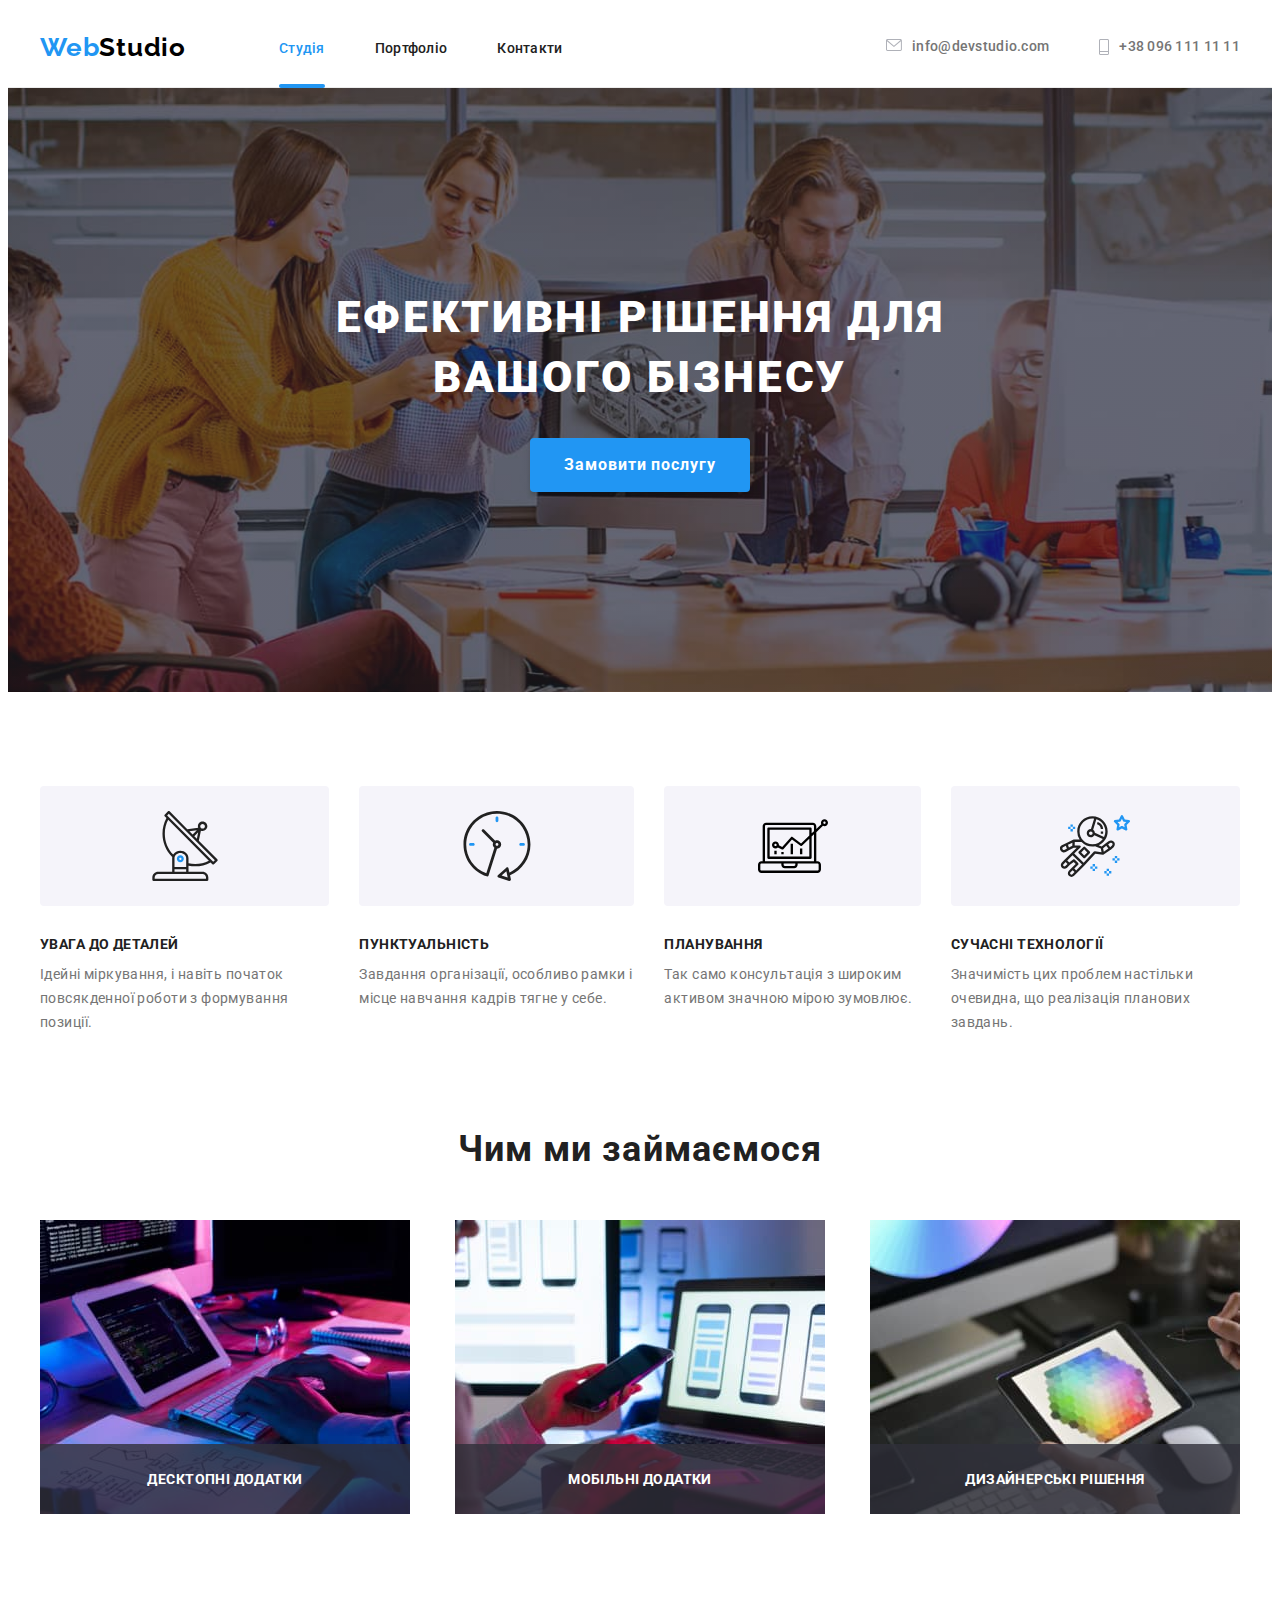
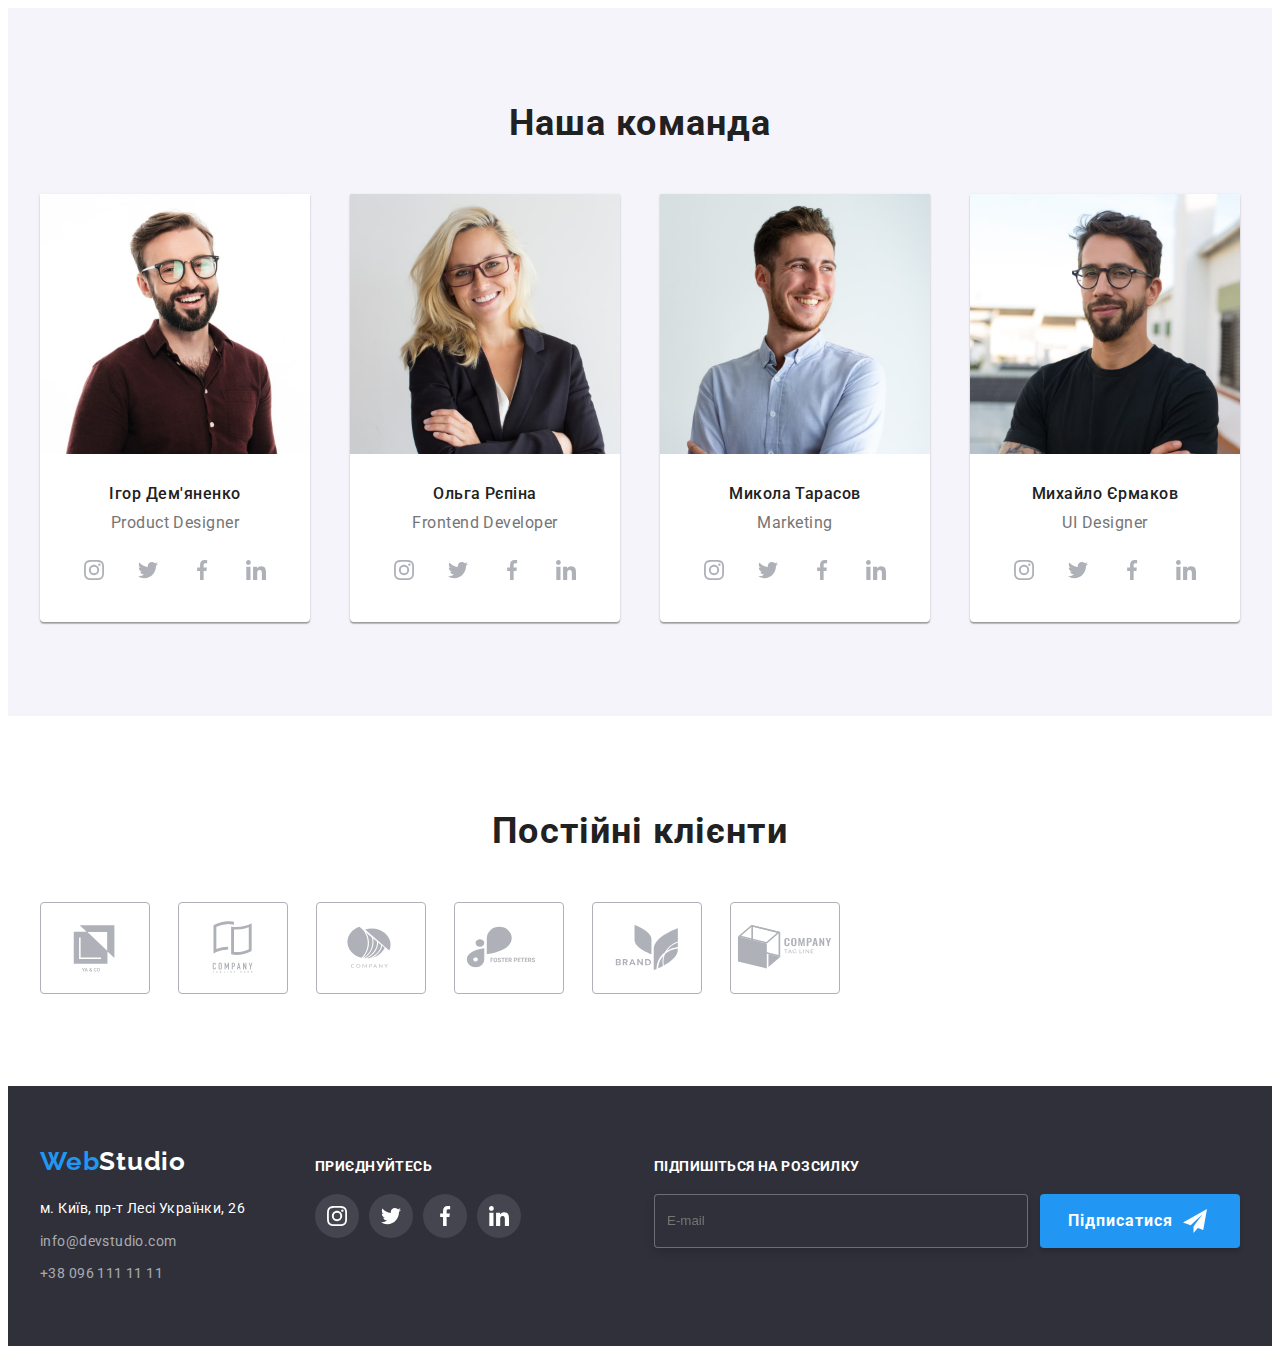
<file: index.html>
<!DOCTYPE html>
<html lang="uk">
  <head>
    <meta charset="UTF-8" />
    <meta http-equiv="X-UA-Compatible" content="IE=edge" />
    <meta name="viewport" content="width=device-width, initial-scale=1.0" />
    <title>goit-markup-hw-02</title>
    <link rel="preconnect" href="https://fonts.googleapis.com" />
    <link rel="preconnect" href="https://fonts.gstatic.com" crossorigin />
    <link
      href="https://fonts.googleapis.com/css2?family=Roboto:wght@400;500;700;900&display=swap"
      rel="stylesheet"
    />
    <link rel="preconnect" href="https://fonts.googleapis.com" />
    <link rel="preconnect" href="https://fonts.gstatic.com" crossorigin />
    <link
      href="https://fonts.googleapis.com/css2?family=Raleway:wght@700&display=swap"
      rel="stylesheet"
    />
    <link
      rel="stylesheet"
      href="https://cdnjs.cloudflare.com/ajax/libs/modern-normalize/1.1.0/modern-normalize.min.css"
      integrity="sha512-wpPYUAdjBVSE4KJnH1VR1HeZfpl1ub8YT/NKx4PuQ5NmX2tKuGu6U/JRp5y+Y8XG2tV+wKQpNHVUX03MfMFn9Q=="
      crossorigin="anonymous"
      referrerpolicy="no-referrer"
    />
    <link rel="stylesheet" href="./css/styles.css" />
  </head>
  <body class="site-body">
    <header class="header">
      <div class="container">
        <a class="header-logo link" href="#"
          ><span class="header-logo-span">Web</span>Studio</a
        >
        <nav class="header-navigation">
          <ul class="header-list list">
            <li class="header-item item">
              <a class="header-link link current" href="./index.html">Студія</a>
            </li>
            <li class="header-item item">
              <a class="header-link link" href="./portfolio.html">Портфоліо</a>
            </li>
            <li class="header-item item">
              <a class="header-link link" href="">Контакти</a>
            </li>
          </ul>
        </nav>
        <ul class="header-list-contacts list link">
          <li class="item">
            <a class="header-mail link" href="mailto:info@devstudio.com">
              <svg class="header-mail-icon" width="16" height="12">
                <use href="./images/icons.svg#icon-envelope-hover"></use></svg
              >info@devstudio.com</a
            >
          </li>
          <li class="item">
            <a class="header-tel link" href="tel:+380961111111">
              <svg class="header-tel-icon" width="10" height="16">
                <use href="./images/icons.svg#icon-phone-hover"></use>
              </svg>
              +38 096 111 11 11</a
            >
          </li>
        </ul>
      </div>
    </header>
    <main class="main">
      <section class="hero">
        <div class="container">
          <h1 class="hero-title">Ефективні рішення для <br />вашого бізнесу</h1>
          <button class="hero-button" type="button" data-modal-open>
            Замовити послугу
          </button>
        </div>
      </section>
      <section class="benefits">
        <div class="container">
          <h2 class="benefits-title visually-hidden">Наші переваги</h2>
          <ul class="benefits-list list link">
            <li class="benefits-item">
              <div class="benefits-list-icon">
                <svg class="benefits-icon" width="70" height="70">
                  <use href="./images/icons.svg#icon-antenna1"></use>
                </svg>
              </div>
              <h3 class="benefits-item-title">Увага до деталей</h3>
              <p class="benefits-item-description">
                Ідейні міркування, і навіть початок повсякденної роботи з
                формування позиції.
              </p>
            </li>
            <li class="benefits-item">
              <div class="benefits-list-icon">
                <svg class="benefits-icon" width="70" height="70">
                  <use href="./images/icons.svg#icon-clock1"></use>
                </svg>
              </div>
              <h3 class="benefits-item-title">Пунктуальність</h3>
              <p class="benefits-item-description">
                Завдання організації, особливо рамки і місце навчання кадрів
                тягне у себе.
              </p>
            </li>
            <li class="benefits-item">
              <div class="benefits-list-icon">
                <svg class="benefits-icon" width="70" height="70">
                  <use href="./images/icons.svg#icon-diagram1"></use>
                </svg>
              </div>
              <h3 class="benefits-item-title">Планування</h3>
              <p class="benefits-item-description">
                Так само консультація з широким активом значною мірою зумовлює.
              </p>
            </li>
            <li class="benefits-item">
              <div class="benefits-list-icon">
                <svg class="benefits-icon" width="70" height="70">
                  <use href="./images/icons.svg#icon-astronaut1"></use>
                </svg>
              </div>
              <h3 class="benefits-item-title">Сучасні технології</h3>
              <p class="benefits-item-description">
                Значимість цих проблем настільки очевидна, що реалізація
                планових завдань.
              </p>
            </li>
          </ul>
        </div>
      </section>
      <section class="whatwedo section">
        <div class="container">
          <h2 class="whatwedo-title">Чим ми займаємося</h2>
          <ul class="whatwedo-list link list">
            <div class="whatedo-item-wrapper">
              <li class="whatwedo-item">
                <img
                  src="./images/what-we-do-1.jpeg"
                  alt="Людина працює за комп'ютером"
                  width="370"
                />
                <div class="whatedo-description-wrapper">
                  <h3 class="whatwedo-item-title">Десктопні додатки</h3>
                </div>
              </li>
            </div>

            <div class="whatedo-item-wrapper">
              <li class="whatwedo-item">
                <img
                  src="./images/what-we-do-2.jpeg"
                  alt="Людина працює за комп'ютером з телефоном"
                  width="370"
                />
                <div class="whatedo-description-wrapper">
                  <h3 class="whatwedo-item-title">Мобільні додатки</h3>
                </div>
              </li>
            </div>

            <div class="whatedo-item-wrapper">
              <li class="whatwedo-item">
                <img
                  src="./images/what-we-do-3.jpeg"
                  alt="Людина працює за комп'ютером з планшетом"
                  width="370"
                />
                <div class="whatedo-description-wrapper">
                  <h3 class="whatwedo-item-title">Дизайнерські рішення</h3>
                </div>
              </li>
            </div>
          </ul>
        </div>
      </section>
      <section class="team section">
        <div class="container">
          <h2 class="team-title">Наша команда</h2>
          <ul class="team-list link list">
            <li class="team-item">
              <img
                src="./images/our-team-1.jpeg"
                alt="Чоловік в окулярах з бородою"
                width="270"
              />
              <div class="team-item-container">
                <h3 class="team-item-title">Ігор Дем'яненко</h3>
                <p class="team-item-description">Product Designer</p>
                <ul class="team-soc-list list">
                  <li class="team-soc-item">
                    <a
                      href=""
                      class="team-soc-link link"
                      target="_blank"
                      rel="noopener noreferrer nofollow"
                    >
                      <svg class="team-soc-icon" width="20" height="20">
                        <use href="./images/icons.svg#icon-instagram-2"></use>
                      </svg>
                    </a>
                  </li>
                  <li class="team-soc-item">
                    <a
                      href=""
                      class="team-soc-link link"
                      target="_blank"
                      rel="noopener noreferrer nofollow"
                    >
                      <svg class="team-soc-icon" width="20" height="20">
                        <use href="./images/icons.svg#icon-twitter-1"></use>
                      </svg>
                    </a>
                  </li>
                  <li class="team-soc-item">
                    <a
                      href=""
                      class="team-soc-link link"
                      target="_blank"
                      rel="noopener noreferrer nofollow"
                    >
                      <svg class="team-soc-icon" width="20" height="20">
                        <use href="./images/icons.svg#icon-facebook-1"></use>
                      </svg>
                    </a>
                  </li>
                  <li class="team-soc-item">
                    <a
                      href=""
                      class="team-soc-link link"
                      target="_blank"
                      rel="noopener noreferrer nofollow"
                    >
                      <svg class="team-soc-icon" width="20" height="20">
                        <use href="./images/icons.svg#icon-linkedin-1"></use>
                      </svg>
                    </a>
                  </li>
                </ul>
              </div>
            </li>
            <li class="team-item">
              <img
                src="./images/our-team-2.jpeg"
                alt="Дівчина в окулярах"
                width="270"
              />
              <div class="team-item-container">
                <h3 class="team-item-title">Ольга Рєпіна</h3>
                <p class="team-item-description">Frontend Developer</p>
                <ul class="team-soc-list list">
                  <li class="team-soc-item">
                    <a
                      href=""
                      class="team-soc-link link"
                      target="_blank"
                      rel="noopener noreferrer nofollow"
                    >
                      <svg class="team-soc-icon" width="20" height="20">
                        <use href="./images/icons.svg#icon-instagram-2"></use>
                      </svg>
                    </a>
                  </li>
                  <li class="team-soc-item">
                    <a
                      href=""
                      class="team-soc-link link"
                      target="_blank"
                      rel="noopener noreferrer nofollow"
                    >
                      <svg class="team-soc-icon" width="20" height="20">
                        <use href="./images/icons.svg#icon-twitter-1"></use>
                      </svg>
                    </a>
                  </li>
                  <li class="team-soc-item">
                    <a
                      href=""
                      class="team-soc-link link"
                      target="_blank"
                      rel="noopener noreferrer nofollow"
                    >
                      <svg class="team-soc-icon" width="20" height="20">
                        <use href="./images/icons.svg#icon-facebook-1"></use>
                      </svg>
                    </a>
                  </li>
                  <li class="team-soc-item">
                    <a
                      href=""
                      class="team-soc-link link"
                      target="_blank"
                      rel="noopener noreferrer nofollow"
                    >
                      <svg class="team-soc-icon" width="20" height="20">
                        <use href="./images/icons.svg#icon-linkedin-1"></use>
                      </svg>
                    </a>
                  </li>
                </ul>
              </div>
            </li>
            <li class="team-item">
              <img
                src="./images/our-team-3.jpeg"
                alt="Чоловік з посмішкою"
                width="270"
              />
              <div class="team-item-container">
                <h3 class="team-item-title">Микола Тарасов</h3>
                <p class="team-item-description">Marketing</p>
                <ul class="team-soc-list list">
                  <li class="team-soc-item">
                    <a
                      href=""
                      class="team-soc-link link"
                      target="_blank"
                      rel="noopener noreferrer nofollow"
                    >
                      <svg class="team-soc-icon" width="20" height="20">
                        <use href="./images/icons.svg#icon-instagram-2"></use>
                      </svg>
                    </a>
                  </li>
                  <li class="team-soc-item">
                    <a
                      href=""
                      class="team-soc-link link"
                      target="_blank"
                      rel="noopener noreferrer nofollow"
                    >
                      <svg class="team-soc-icon" width="20" height="20">
                        <use href="./images/icons.svg#icon-twitter-1"></use>
                      </svg>
                    </a>
                  </li>
                  <li class="team-soc-item">
                    <a
                      href=""
                      class="team-soc-link link"
                      target="_blank"
                      rel="noopener noreferrer nofollow"
                    >
                      <svg class="team-soc-icon" width="20" height="20">
                        <use href="./images/icons.svg#icon-facebook-1"></use>
                      </svg>
                    </a>
                  </li>
                  <li class="team-soc-item">
                    <a
                      href=""
                      class="team-soc-link link"
                      target="_blank"
                      rel="noopener noreferrer nofollow"
                    >
                      <svg class="team-soc-icon" width="20" height="20">
                        <use href="./images/icons.svg#icon-linkedin-1"></use>
                      </svg>
                    </a>
                  </li>
                </ul>
              </div>
            </li>
            <li class="team-item">
              <img
                src="./images/our-team-4.jpeg"
                alt="Чоловік в окулярах з бородою"
                width="270"
              />
              <div class="team-item-container">
                <h3 class="team-item-title">Михайло Єрмаков</h3>
                <p class="team-item-description">UI Designer</p>
                <ul class="team-soc-list list">
                  <li class="team-soc-item">
                    <a
                      href=""
                      class="team-soc-link link"
                      target="_blank"
                      rel="noopener noreferrer nofollow"
                    >
                      <svg class="team-soc-icon" width="20" height="20">
                        <use href="./images/icons.svg#icon-instagram-2"></use>
                      </svg>
                    </a>
                  </li>
                  <li class="team-soc-item">
                    <a
                      href=""
                      class="team-soc-link link"
                      target="_blank"
                      rel="noopener noreferrer nofollow"
                    >
                      <svg class="team-soc-icon" width="20" height="20">
                        <use href="./images/icons.svg#icon-twitter-1"></use>
                      </svg>
                    </a>
                  </li>
                  <li class="team-soc-item">
                    <a
                      href=""
                      class="team-soc-link link"
                      target="_blank"
                      rel="noopener noreferrer nofollow"
                    >
                      <svg class="team-soc-icon" width="20" height="20">
                        <use href="./images/icons.svg#icon-facebook-1"></use>
                      </svg>
                    </a>
                  </li>
                  <li class="team-soc-item">
                    <a
                      href=""
                      class="team-soc-link link"
                      target="_blank"
                      rel="noopener noreferrer nofollow"
                    >
                      <svg class="team-soc-icon" width="20" height="20">
                        <use href="./images/icons.svg#icon-linkedin-1"></use>
                      </svg>
                    </a>
                  </li>
                </ul>
              </div>
            </li>
          </ul>
        </div>
      </section>
      <section class="clients section">
        <h2 class="clients-title">Постійні клієнти</h2>
        <div class="container">
          <ul class="clients-list">
            <li class="clients-list-item list">
              <a
                href=""
                class="clients-list-link link"
                target="_blank"
                rel="noopener noreferrer nofollow"
              >
                <svg class="clients-list-icon" width="106" height="60">
                  <use href="./images/icons.svg#icon-clients1"></use>
                </svg>
              </a>
            </li>
            <li class="clients-list-item list">
              <a
                href=""
                class="clients-list-link link"
                target="_blank"
                rel="noopener noreferrer nofollow"
              >
                <svg class="clients-list-icon" width="106" height="60">
                  <use href="./images/icons.svg#icon-clients2"></use>
                </svg>
              </a>
            </li>
            <li class="clients-list-item list">
              <a
                href=""
                class="clients-list-link link"
                target="_blank"
                rel="noopener noreferrer nofollow"
              >
                <svg class="clients-list-icon" width="106" height="60">
                  <use href="./images/icons.svg#icon-clients3"></use>
                </svg>
              </a>
            </li>
            <li class="clients-list-item list">
              <a
                href=""
                class="clients-list-link link"
                target="_blank"
                rel="noopener noreferrer nofollow"
              >
                <svg class="clients-list-icon" width="106" height="60">
                  <use href="./images/icons.svg#icon-clients4"></use>
                </svg>
              </a>
            </li>
            <li class="clients-list-item list">
              <a
                href=""
                class="clients-list-link link"
                target="_blank"
                rel="noopener noreferrer nofollow"
              >
                <svg class="clients-list-icon" width="106" height="60">
                  <use href="./images/icons.svg#icon-clients5"></use>
                </svg>
              </a>
            </li>
            <li class="clients-list-item list">
              <a
                href=""
                class="clients-list-link link"
                target="_blank"
                rel="noopener noreferrer nofollow"
              >
                <svg class="clients-list-icon" width="106" height="60">
                  <use href="./images/icons.svg#icon-clients6"></use>
                </svg>
              </a>
            </li>
          </ul>
        </div>
      </section>
    </main>
    <footer class="footer">
      <div class="container">
        <div class="footer-container-adress">
          <a class="footer-logo link" href="#"
            ><span class="footer-logo-span">Web</span>Studio</a
          >
          <address class="footer-contacts">
            <ul class="footer-list list link">
              <li class="item">
                <a
                  class="footer-adress list link"
                  href="https://goo.gl/maps/CPtrU1FHBa2aNyZL9"
                  target="_blank"
                  rel="noopener noreferrer nofollow"
                  >м. Київ, пр-т Лесі Українки, 26</a
                >
              </li>
              <li class="item">
                <a
                  class="footer-mail list link"
                  href="mailto:info@devstudio.com"
                  >info@devstudio.com</a
                >
              </li>
              <li class="item">
                <a class="footer-tel list link" href="tel:+380961111111"
                  >+38 096 111 11 11</a
                >
              </li>
            </ul>
          </address>
        </div>
        <div class="footer-container-soc">
          <p class="footer-soc-description">ПРИЄДНУЙТЕСЬ</p>
          <ul class="footer-soc-list list">
            <li class="footer-soc-item">
              <a
                href=""
                class="footer-soc-link link"
                target="_blank"
                rel="noopener noreferrer nofollow"
              >
                <svg class="footer-soc-icon" width="20" height="20">
                  <use href="./images/icons.svg#icon-instagram-2"></use>
                </svg>
              </a>
            </li>
            <li class="footer-soc-item link">
              <a
                href=""
                class="footer-soc-link link"
                target="_blank"
                rel="noopener noreferrer nofollow"
              >
                <svg class="footer-soc-icon" width="20" height="20">
                  <use href="./images/icons.svg#icon-twitter-1"></use>
                </svg>
              </a>
            </li>
            <li class="footer-soc-item link">
              <a
                href=""
                class="footer-soc-link link"
                target="_blank"
                rel="noopener noreferrer nofollow"
              >
                <svg class="footer-soc-icon" width="20" height="20">
                  <use href="./images/icons.svg#icon-facebook-1"></use>
                </svg>
              </a>
            </li>
            <li class="footer-soc-item link">
              <a
                href=""
                class="footer-soc-link link"
                target="_blank"
                rel="noopener noreferrer nofollow"
              >
                <svg class="footer-soc-icon" width="20" height="20">
                  <use href="./images/icons.svg#icon-linkedin-1"></use>
                </svg>
              </a>
            </li>
          </ul>
        </div>

        <form class="online-form">
          <p class="onine-form-description">Підпишіться на розсилку</p>
          <div class="online-form-wrap">
            <input
              type="email"
              placeholder="E-mail"
              class="online-form-input"
              name="online-name"
            />
            <button type="submit" class="online-form-btn">
              Підписатися
              <svg class="online-btn-icon" width="24" height="24">
                <use href="./images/icons.svg#icon-footer-send"></use>
              </svg>
            </button>
          </div>
        </form>

        <!-- <div class="footer-join">
          <p class="footer-join-title">Підпишіться на розсилку</p>
          <input
            type="email"
            name="footer-join-mail"
            class="footer-join-input"
            placeholder="vova@ukr.net"
            required
            id="footer-join-mail"
          />
        </div> -->
      </div>
    </footer>
    <div class="backdrop is-hidden" data-modal>
      <div class="modal">
        <button type="button" class="modal-close" data-modal-close>
          <svg class="modal-close-icon" width="18" height="18">
            <use href="./images/icons.svg#icon-modal-close"></use>
          </svg>
        </button>
        <p class="modal-title">Залиште свої дані, ми вам передзвонимо</p>
        <form class="modal-form">
          <label for="user-name" class="input-label">Ім'я</label>
          <div class="input-wrap">
            <input
              type="text"
              name="user-name"
              class="modal-input"
              placeholder="Володимир Олександрович"
              required
              id="user-name"
            />
            <svg class="modal-input-icon" width="18" height="18">
              <use href="./images/icons.svg#icon-modal-name"></use>
            </svg>
          </div>

          <label for="user-tel" class="input-label">Телефон</label>
          <div class="input-wrap">
            <input
              type="tel"
              name="user-tel"
              class="modal-input"
              placeholder="+380 50 111 11 11"
              required
              id="user-tel"
            />
            <svg class="modal-input-icon" width="18" height="18">
              <use href="./images/icons.svg#icon-modal-tel"></use>
            </svg>
          </div>

          <label for="user-email" class="input-label">Пошта</label>
          <div class="input-wrap">
            <input
              type="email"
              name="user-email"
              class="modal-input"
              placeholder="vova@ukr.net"
              required
              id="user-email"
            />
            <svg class="modal-input-icon" width="18" height="18">
              <use href="./images/icons.svg#icon-modal-mail"></use>
            </svg>
          </div>

          <label for="user-email" class="input-label">Коментар</label>
          <div class="input-wrap">
            <textarea
              name="user-comment"
              id="user-text"
              class="modal-text"
              placeholder="Введіть текст"
            ></textarea>
          </div>

          <div class="input-wrap-check">
            <input
              type="checkbox"
              name="privacy"
              id="privacy"
              class="input-check visually-hidden"
            />
            <label for="privacy" class="check-text">
              <span>
                <svg class="check-icon" width="16" height="15">
                  <use href="./images/icons.svg#icon-modal-check-2"></use>
                </svg>
              </span>
              Погоджуюся з розсилкою та приймаю &nbsp
              <a class="policy" href=""> Умови договору</a></label
            >
          </div>

          <button type="submit" class="modal-submit">Відправити</button>
        </form>
      </div>
    </div>
    <script src="./js/modal.js"></script>
  </body>
</html>
</file>
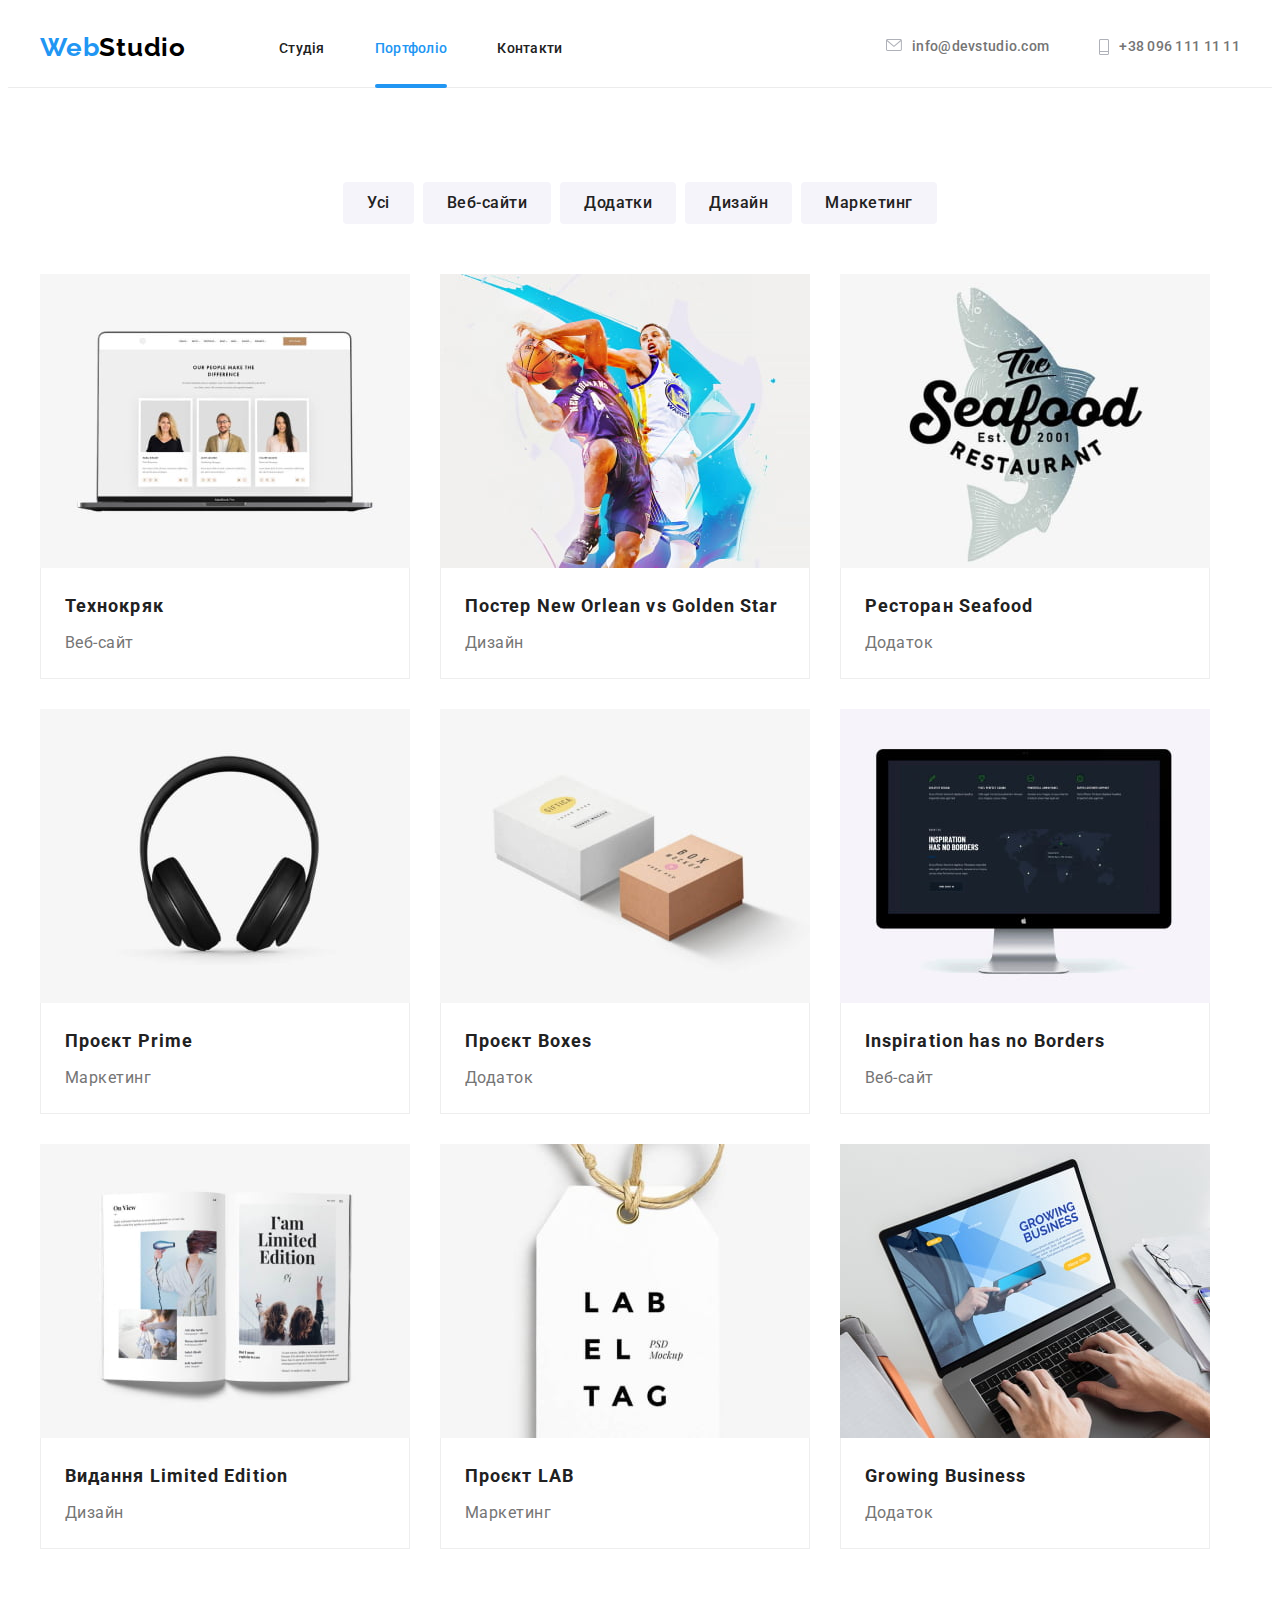
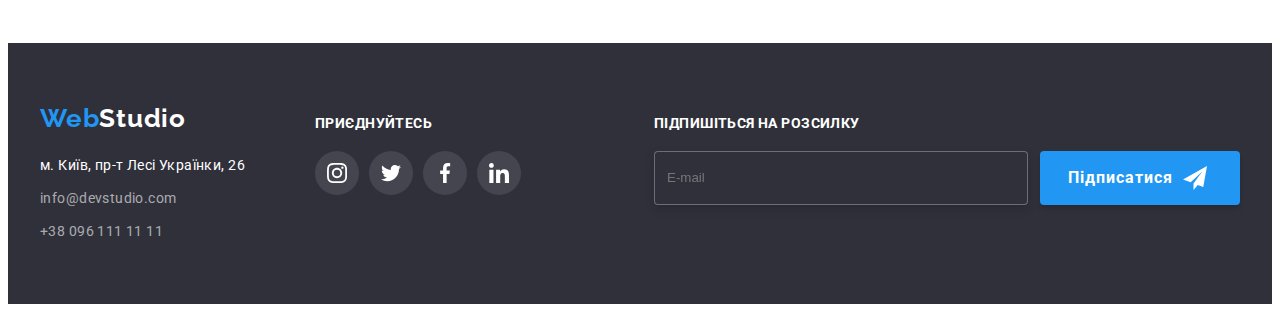
<file: portfolio.html>
<!DOCTYPE html>
<html lang="uk">
  <head>
    <meta charset="UTF-8" />
    <meta http-equiv="X-UA-Compatible" content="IE=edge" />
    <meta name="viewport" content="width=device-width, initial-scale=1.0" />
    <title>goit-markup-hw-02</title>
    <link rel="preconnect" href="https://fonts.googleapis.com" />
    <link rel="preconnect" href="https://fonts.gstatic.com" crossorigin />
    <link
      href="https://fonts.googleapis.com/css2?family=Roboto:wght@400;500;700;900&display=swap"
      rel="stylesheet"
    />
    <link rel="preconnect" href="https://fonts.googleapis.com" />
    <link rel="preconnect" href="https://fonts.gstatic.com" crossorigin />
    <link
      href="https://fonts.googleapis.com/css2?family=Raleway:wght@700&display=swap"
      rel="stylesheet"
    />
    <link
      rel="stylesheet"
      href="https://cdnjs.cloudflare.com/ajax/libs/modern-normalize/1.1.0/modern-normalize.min.css"
      integrity="sha512-wpPYUAdjBVSE4KJnH1VR1HeZfpl1ub8YT/NKx4PuQ5NmX2tKuGu6U/JRp5y+Y8XG2tV+wKQpNHVUX03MfMFn9Q=="
      crossorigin="anonymous"
      referrerpolicy="no-referrer"
    />
    <link rel="stylesheet" href="./css/styles.css" />
  </head>
  <body>
    <header class="header">
      <div class="container">
        <a class="header-logo link" href="./index.html"
          ><span class="header-logo-span">Web</span>Studio</a
        >
        <nav class="header-navigation">
          <ul class="header-list list">
            <li class="header-item item">
              <a class="header-link link" href="./index.html">Студія</a>
            </li>
            <li class="header-item item">
              <a class="header-link link current" href="./portfolio.html"
                >Портфоліо</a
              >
            </li>
            <li class="header-item item">
              <a class="header-link link" href="">Контакти</a>
            </li>
          </ul>
        </nav>
        <ul class="header-list-contacts list link">
          <li class="item">
            <a class="header-mail link" href="mailto:info@devstudio.com">
              <svg class="header-mail-icon" width="16" height="12">
                <use href="./images/icons.svg#icon-envelope-hover"></use></svg
              >info@devstudio.com</a
            >
          </li>
          <li class="item">
            <a class="header-tel link" href="tel:+380961111111">
              <svg class="header-tel-icon" width="10" height="16">
                <use href="./images/icons.svg#icon-phone-hover"></use>
              </svg>
              +38 096 111 11 11</a
            >
          </li>
        </ul>
      </div>
    </header>
    <main>
      <section class="products section">
        <div class="container">
          <h1 class="menu-title visually-hidden">Портфоліо</h1>
          <ul class="menu-list list">
            <li class="item">
              <button class="btn-menu-item" type="button">Усі</button>
            </li>
            <li class="item">
              <button class="btn-menu-item" type="button">Веб-сайти</button>
            </li>
            <li class="item">
              <button class="btn-menu-item" type="button">Додатки</button>
            </li>
            <li class="item">
              <button class="btn-menu-item" type="button">Дизайн</button>
            </li>
            <li class="item">
              <button class="btn-menu-item" type="button">Маркетинг</button>
            </li>
          </ul>

          <ul class="products-list list">
            <li class="products-item">
              <div class="products-top-wrap">
                <img
                  src="./images/portfolio-1.jpeg"
                  alt="Наші продукти"
                  width="370"
                />
                <p class="products-top-text">
                  Ресурс пропонує комплексні пропозиції з різним рівнем
                  функціоналу та сервісів. Все це дозволить відвідувачу отримати
                  вичерпні відомості про компанію чи приватну особу.
                </p>
              </div>

              <div class="products-list-container">
                <h3 class="products-item-title">Технокряк</h3>
                <p class="products-item-description">Веб-сайт</p>
              </div>
            </li>
            <li class="products-item">
              <div class="products-top-wrap">
                <img
                  src="./images/portfolio-2.jpeg"
                  alt="Наші продукти"
                  width="370"
                />
                <p class="products-top-text">
                  Ресурс пропонує комплексні пропозиції з різним рівнем
                  функціоналу та сервісів. Все це дозволить відвідувачу отримати
                  вичерпні відомості про компанію чи приватну особу.
                </p>
              </div>

              <div class="products-list-container">
                <h3 class="products-item-title">
                  Постер New Orlean vs Golden Star
                </h3>
                <p class="products-item-description">Дизайн</p>
              </div>
            </li>
            <li class="products-item">
              <div class="products-top-wrap">
                <img
                  src="./images/portfolio-3.jpeg"
                  alt="Наші продукти"
                  width="370"
                />
                <p class="products-top-text">
                  Ресурс пропонує комплексні пропозиції з різним рівнем
                  функціоналу та сервісів. Все це дозволить відвідувачу отримати
                  вичерпні відомості про компанію чи приватну особу.
                </p>
              </div>

              <div class="products-list-container">
                <h3 class="products-item-title">Ресторан Seafood</h3>
                <p class="products-item-description">Додаток</p>
              </div>
            </li>
            <li class="products-item">
              <div class="products-top-wrap">
                <img
                  src="./images/portfolio-4.jpeg"
                  alt="Наші продукти"
                  width="370"
                />
                <p class="products-top-text">
                  Ресурс пропонує комплексні пропозиції з різним рівнем
                  функціоналу та сервісів. Все це дозволить відвідувачу отримати
                  вичерпні відомості про компанію чи приватну особу.
                </p>
              </div>

              <div class="products-list-container">
                <h3 class="products-item-title">Проєкт Prime</h3>
                <p class="products-item-description">Маркетинг</p>
              </div>
            </li>
            <li class="products-item">
              <div class="products-top-wrap">
                <img
                  src="./images/portfolio-5.jpeg"
                  alt="Наші продукти"
                  width="370"
                />
                <p class="products-top-text">
                  Ресурс пропонує комплексні пропозиції з різним рівнем
                  функціоналу та сервісів. Все це дозволить відвідувачу отримати
                  вичерпні відомості про компанію чи приватну особу.
                </p>
              </div>

              <div class="products-list-container">
                <h3 class="products-item-title">Проєкт Boxes</h3>
                <p class="products-item-description">Додаток</p>
              </div>
            </li>
            <li class="products-item">
              <div class="products-top-wrap">
                <img
                  src="./images/portfolio-6.jpeg"
                  alt="Наші продукти"
                  width="370"
                />
                <p class="products-top-text">
                  Ресурс пропонує комплексні пропозиції з різним рівнем
                  функціоналу та сервісів. Все це дозволить відвідувачу отримати
                  вичерпні відомості про компанію чи приватну особу.
                </p>
              </div>

              <div class="products-list-container">
                <h3 class="products-item-title">Inspiration has no Borders</h3>
                <p class="products-item-description">Веб-сайт</p>
              </div>
            </li>
            <li class="products-item">
              <div class="products-top-wrap">
                <img
                  src="./images/portfolio-7.jpeg"
                  alt="Наші продукти"
                  width="370"
                />
                <p class="products-top-text">
                  Ресурс пропонує комплексні пропозиції з різним рівнем
                  функціоналу та сервісів. Все це дозволить відвідувачу отримати
                  вичерпні відомості про компанію чи приватну особу.
                </p>
              </div>

              <div class="products-list-container">
                <h3 class="products-item-title">Видання Limited Edition</h3>
                <p class="products-item-description">Дизайн</p>
              </div>
            </li>
            <li class="products-item">
              <div class="products-top-wrap">
                <img
                  src="./images/portfolio-8.jpeg"
                  alt="Наші продукти"
                  width="370"
                />
                <p class="products-top-text">
                  Ресурс пропонує комплексні пропозиції з різним рівнем
                  функціоналу та сервісів. Все це дозволить відвідувачу отримати
                  вичерпні відомості про компанію чи приватну особу.
                </p>
              </div>

              <div class="products-list-container">
                <h3 class="products-item-title">Проєкт LAB</h3>
                <p class="products-item-description">Маркетинг</p>
              </div>
            </li>
            <li class="products-item">
              <div class="products-top-wrap">
                <img
                  src="./images/portfolio-9.jpeg"
                  alt="Наші продукти"
                  width="370"
                />
                <p class="products-top-text">
                  Ресурс пропонує комплексні пропозиції з різним рівнем
                  функціоналу та сервісів. Все це дозволить відвідувачу отримати
                  вичерпні відомості про компанію чи приватну особу.
                </p>
              </div>

              <div class="products-list-container">
                <h3 class="products-item-title">Growing Business</h3>
                <p class="products-item-description">Додаток</p>
              </div>
            </li>
          </ul>
        </div>
      </section>
    </main>
    <footer class="footer">
      <div class="container">
        <div class="footer-container-adress">
          <a class="footer-logo link" href="#"
            ><span class="footer-logo-span">Web</span>Studio</a
          >
          <address class="footer-contacts">
            <ul class="footer-list list link">
              <li class="item">
                <a
                  class="footer-adress list link"
                  href="https://goo.gl/maps/CPtrU1FHBa2aNyZL9"
                  target="_blank"
                  rel="noopener noreferrer nofollow"
                  >м. Київ, пр-т Лесі Українки, 26</a
                >
              </li>
              <li class="item">
                <a
                  class="footer-mail list link"
                  href="mailto:info@devstudio.com"
                  >info@devstudio.com</a
                >
              </li>
              <li class="item">
                <a class="footer-tel list link" href="tel:+380961111111"
                  >+38 096 111 11 11</a
                >
              </li>
            </ul>
          </address>
        </div>
        <div class="footer-container-soc">
          <p class="footer-soc-description">ПРИЄДНУЙТЕСЬ</p>
          <ul class="footer-soc-list list">
            <li class="footer-soc-item">
              <a
                href=""
                class="footer-soc-link link"
                target="_blank"
                rel="noopener noreferrer nofollow"
              >
                <svg class="footer-soc-icon" width="20" height="20">
                  <use href="./images/icons.svg#icon-instagram-2"></use>
                </svg>
              </a>
            </li>
            <li class="footer-soc-item link">
              <a
                href=""
                class="footer-soc-link link"
                target="_blank"
                rel="noopener noreferrer nofollow"
              >
                <svg class="footer-soc-icon" width="20" height="20">
                  <use href="./images/icons.svg#icon-twitter-1"></use>
                </svg>
              </a>
            </li>
            <li class="footer-soc-item link">
              <a
                href=""
                class="footer-soc-link link"
                target="_blank"
                rel="noopener noreferrer nofollow"
              >
                <svg class="footer-soc-icon" width="20" height="20">
                  <use href="./images/icons.svg#icon-facebook-1"></use>
                </svg>
              </a>
            </li>
            <li class="footer-soc-item link">
              <a
                href=""
                class="footer-soc-link link"
                target="_blank"
                rel="noopener noreferrer nofollow"
              >
                <svg class="footer-soc-icon" width="20" height="20">
                  <use href="./images/icons.svg#icon-linkedin-1"></use>
                </svg>
              </a>
            </li>
          </ul>
        </div>

        <form class="online-form">
          <p class="onine-form-description">Підпишіться на розсилку</p>
          <div class="online-form-wrap">
            <input
              type="email"
              placeholder="E-mail"
              class="online-form-input"
              name="online-name"
            />
            <button type="submit" class="online-form-btn">
              Підписатися
              <svg class="online-btn-icon" width="24" height="24">
                <use href="./images/icons.svg#icon-footer-send"></use>
              </svg>
            </button>
          </div>
        </form>

        <!-- <div class="footer-join">
          <p class="footer-join-title">Підпишіться на розсилку</p>
          <input
            type="email"
            name="footer-join-mail"
            class="footer-join-input"
            placeholder="vova@ukr.net"
            required
            id="footer-join-mail"
          />
        </div> -->
      </div>
    </footer>
  </body>
</html>
</file>
<file: css/styles.css>
/* ---------------COLORS----------------*/
/* 

header-text-primary #212121
header-text-secondary #757575
header-text-accent #2196F3

hero-text-primary #ffffff

body-text-primary #212121
body-text-secondary #757575

footer-text-primary #ffffff
footer-text-secondary rgba(255, 255, 255, 0.6);
footer-text-accent #2196F3

button-background-primary #2196f3
button-background-secondary #F5F4FA
button-text-primary #ffffff
button-text-secondary #212121

background-primary #ffffff
background-secondary #2F303A
background-tertiary #F5F4FA

*/

:root {
  --background-primary: #ffffff;
  --background-secondary: #2f303a;
  --background-tertiary: #f5f4fa;
  --header-text-primary: #212121;
  --header-text-secondary: #757575;
  --header-text-accent: #2196f3;
  --hero-text-primary: #ffffff;
  --body-text-primary: #212121;
  --body-text-secondary: #757575;
  --footer-text-primary: #ffffff;
  --footer-text-secondary: rgba(255, 255, 255, 0.6);
  --footer-text-accent: #2196f3;
  --button-background-primary: #2196f3;
  --button-background-secondary: #f5f4fa;
  --button-text-primary: #ffffff;
  --button-text-secondary: #212121;
  --icon-primary: #afb1b8;
  --icon-hover: #ffffff;
  --icon-background-primary: #ffffff;
  --icon-background-secondary: #2196f3;
  --modal-border: #2196f3;
  --modal-icon-primary: #212121;
  --modal-icon-secondary: #2196f3;
}

p,
h1,
h2,
h3,
h4,
h5,
h6 {
  margin: 0;
}
ul,
ol {
  margin: 0;
  padding-left: 0;
}
button {
  cursor: pointer;
}
address {
  font-style: normal;
}
img {
  display: block;
}

body {
  font-family: roboto, sans-serif;
  background: var(--background-primary);
}

.list {
  list-style: none;
}

.link {
  text-decoration: none;
}

.visually-hidden {
  position: absolute;
  white-space: nowrap;
  width: 1px;
  height: 1px;
  overflow: hidden;
  border: 0;
  padding: 0;
  clip: rect(0 0 0 0);
  clip-path: inset(50%);
  margin: -1px;
}

.container {
  width: 1200px;
  padding-left: 15px;
  padding-right: 15px;
  margin: 0 auto;
}

.section {
  padding-top: 94px;
  padding-bottom: 94px;
}

/* ---------------HEADER(MAIN+PORTFOLIO)---------------*/
.header {
  padding-top: 24px;
  padding-bottom: 24px;
  border-bottom: 1px solid #ececec;
}

.header .container {
  display: flex;
  flex-direction: row;
  align-items: center;
}

.container .header-list {
  display: flex;
  flex-direction: row;
}

.header-list .item {
  margin-right: 50px;
}

.header-list .item:last-child {
  margin-right: 0;
}

.header-link {
  font-weight: 500;
  font-size: 14px;
  line-height: 1.14;
  letter-spacing: 0.02em;
  color: var(--header-text-primary);
  padding-top: 32px;
  padding-bottom: 32px;
  transition: color 250ms cubic-bezier(0.4, 0, 0.2, 1);
  position: relative;
}

.header-link:hover,
.header-link:focus {
  color: var(--header-text-accent);
}

.header-link.current {
  color: var(--header-text-accent);
}

.header-link::after {
  content: "";

  display: block;
  width: 100%;
  height: 4px;
  background-color: #2196f3;
  border-radius: 2px;
  position: absolute;
  left: 0;
  bottom: 0;
  opacity: 0;
}

.header-link.current::after {
  opacity: 1;
}

.header-logo {
  margin-right: 93px;

  font-family: "Raleway";
  font-weight: 700;
  font-size: 26px;
  line-height: 1.19;
  letter-spacing: 0.03em;
  color: #000000;
}
.header-logo-span {
  color: var(--header-text-accent);
}

.header-list-contacts {
  margin-left: auto;
  display: flex;
  flex-direction: row;
  justify-content: flex-end;
  align-items: center;
}

.header-list-contacts .item + .item {
  margin-left: 50px;
}

.header-mail {
  display: flex;
  font-weight: 500;
  font-size: 14px;
  line-height: 1.14;
  letter-spacing: 0.02em;
  color: var(--header-text-secondary);
  transition: color 250ms cubic-bezier(0.4, 0, 0.2, 1),
    fill 250ms cubic-bezier(0.4, 0, 0.2, 1);
}

.header-mail-icon {
  margin-right: 10px;
  fill: var(--icon-primary);
  transition: color 250ms cubic-bezier(0.4, 0, 0.2, 1),
    fill 250ms cubic-bezier(0.4, 0, 0.2, 1);
}

.header-mail:hover,
.header-mail:focus {
  color: var(--header-text-accent);
}

.header-mail:hover .header-mail-icon {
  fill: var(--icon-background-secondary);
}

.header-tel {
  display: flex;
  align-items: center;
  justify-content: center;
  font-weight: 500;
  font-size: 14px;
  line-height: 1.14;
  letter-spacing: 0.02em;
  color: var(--header-text-secondary);
  transition: color 250ms cubic-bezier(0.4, 0, 0.2, 1),
    fill 250ms cubic-bezier(0.4, 0, 0.2, 1);
}

.header-tel-icon {
  margin-right: 10px;
  fill: var(--icon-primary);
  transition: color 250ms cubic-bezier(0.4, 0, 0.2, 1),
    fill 250ms cubic-bezier(0.4, 0, 0.2, 1);
}

.header-tel:hover,
.header-tel:focus {
  color: var(--header-text-accent);
}

.header-tel:hover .header-tel-icon {
  fill: var(--icon-background-secondary);
}

/* ---------------SECTION HERO----------------*/
.hero {
  background: var(--background-secondary);
  background-image: linear-gradient(
      rgba(47, 48, 58, 0.4),
      rgba(47, 48, 58, 0.4)
    ),
    url(../images/hero-bg.jpeg);
  background-repeat: no-repeat;
  background-position: center;
  background-size: cover;
  max-width: 1600px;
  margin-left: auto;
  margin-right: auto;
  padding-top: 200px;
  padding-bottom: 200px;
  text-align: center;
}

.hero-title {
  text-align: center;
  font-weight: 900;
  font-size: 44px;
  line-height: 1.36;
  letter-spacing: 0.06em;
  text-transform: uppercase;
  color: var(--hero-text-primary);
  margin-bottom: 30px;
}

.hero-button {
  min-width: 216px;
  font-family: inherit;
  font-weight: 700;
  font-size: 16px;
  line-height: calc(30 / 16);
  letter-spacing: 0.06em;
  color: var(--hero-text-primary);
  background: var(--button-background-primary);
  box-shadow: 0px 4px 4px rgba(0, 0, 0, 0.15);
  border-radius: 4px;
  border-color: transparent;
  cursor: pointer;
  display: inline-block;
  margin: 0 auto;
  padding: 10px 32px;
}

/* ---------------SECTION BENEFITS----------------*/

.benefits {
  padding-top: 94px;
}

.benefits-title {
}
.benefits .benefits-list {
  display: flex;
  justify-content: space-between;
}
.benefits-item {
  margin-left: 30px;
}

.benefits-item:first-child {
  margin-left: 0;
}

.benefits-item-title {
  font-weight: 700;
  font-size: 14px;
  line-height: calc(16 / 14);
  letter-spacing: 0.03em;
  text-transform: uppercase;
  color: var(--body-text-primary);
  margin-bottom: 10px;
}
.benefits-item-description {
  font-weight: 400;
  font-size: 14px;
  line-height: calc(24 / 14);
  letter-spacing: 0.03em;
  color: var(--body-text-secondary);
}

.benefits-list-icon {
  display: flex;
  margin-left: auto;
  margin-right: auto;
  align-items: center;
  justify-content: center;
  /* width: 270px; */
  height: 120px;
  margin-bottom: 30px;
  background-color: #f5f4fa;
  border-radius: 4px;
}
.benefits-icon {
}

/* ---------------SECTION WHATWEDO----------------*/

.whatwedo-title {
  font-weight: 700;
  font-size: 36px;
  text-align: center;
  line-height: calc(42 / 36);
  letter-spacing: 0.03em;
  color: var(--body-text-primary);
}

.whatwedo .whatwedo-list {
  display: flex;
  justify-content: space-between;
  margin-top: 50px;
}
.whatwedo-item {
  position: relative;
}

.whatedo-item-wrapper {
}

.whatedo-description-wrapper {
  position: absolute;
  display: flex;
  justify-content: center;
  align-items: center;
  width: 100%;
  height: 70px;
  left: 0;
  bottom: 0;
  background: rgba(47, 48, 58, 0.8);
}

.whatwedo-item-title {
  font-family: "Roboto";
  font-style: normal;
  font-weight: 700;
  font-size: 14px;
  line-height: 16px;
  text-align: center;
  letter-spacing: 0.03em;
  text-transform: uppercase;

  color: #ffffff;
}

/* ---------------SECTION TEAM----------------*/
.team {
  background: var(--background-tertiary);
}
.team-title {
  font-weight: 700;
  font-size: 36px;
  text-align: center;
  line-height: calc(42 / 36);
  letter-spacing: 0.03em;
  color: var(--body-text-primary);
  margin-bottom: 50px;
}
.container .team-list {
  display: flex;
  justify-content: space-between;
}
.team-item {
  background: #ffffff;
  box-shadow: 0px 1px 3px rgba(0, 0, 0, 0.12), 0px 1px 1px rgba(0, 0, 0, 0.14),
    0px 2px 1px rgba(0, 0, 0, 0.2);
  border-radius: 0px 0px 4px 4px;
}
.team-item-title {
  font-weight: 500;
  font-size: 16px;
  line-height: calc(19 / 16);
  /* identical to box height */
  letter-spacing: 0.03em;
  text-align: center;
  color: var(--body-text-primary);
}

.team-item-container {
  padding-top: 30px;
  padding-bottom: 30px;
}

.team-item-description {
  margin-top: 10px;
  margin-bottom: 16px;
  font-weight: 400;
  font-size: 16px;
  text-align: center;
  line-height: calc(19 / 16);
  /* identical to box height */
  letter-spacing: 0.03em;
  color: var(--body-text-secondary);
}

.team-soc-list {
  display: flex;
  justify-content: center;
  margin-left: 32px;
  margin-right: 32px;
  gap: 10px;
}

.team-soc-item {
  width: 44px;
  height: 44px;
}

.team-soc-link {
  width: 100%;
  height: 100%;
  background: var(--icon-background-primary);
  border-radius: 50%;
  display: flex;
  justify-content: center;
  align-items: center;
  transition: background-color 250ms cubic-bezier(0.4, 0, 0.2, 1),
    fill 250ms cubic-bezier(0.4, 0, 0.2, 1);
}

.team-soc-icon {
  fill: var(--icon-primary);
  transition: background-color 250ms cubic-bezier(0.4, 0, 0.2, 1),
    fill 250ms cubic-bezier(0.4, 0, 0.2, 1);
}

.team-soc-link:hover,
.team-soc-link:focus {
  background-color: var(--icon-background-secondary);
}

.team-soc-link:hover .team-soc-icon {
  fill: #ffffff;
}
.team-soc-link:focus .team-soc-icon {
  fill: #ffffff;
}

/* ---------------CLIENTS----------------*/

.clients {
}

.clients-title {
  font-weight: 700;
  font-size: 36px;
  text-align: center;
  line-height: calc(42 / 36);
  letter-spacing: 0.03em;
  color: var(--body-text-primary);
  margin-bottom: 50px;
}

.clients-list {
  display: flex;
  gap: 30px;
}

.clients-list-item {
  width: calc((100% -150px) / 6);
  height: 90px;
}

.clients-list-link {
  width: 100%;
  height: 100%;
  border: 1px solid #afb1b8;
  border-radius: 4px;
  display: flex;
  justify-content: center;
  align-items: center;
  transition: border-color 250ms cubic-bezier(0.4, 0, 0.2, 1);
}

.clients-list-icon {
  fill: var(--icon-primary);
  transition: fill 250ms cubic-bezier(0.4, 0, 0.2, 1);
}

.clients-list-link:hover,
.clients-list-link:focus {
  border-color: var(--icon-background-secondary);
}

.clients-list-link:hover .clients-list-icon,
.clients-list-link:focus .clients-list-icon {
  fill: var(--icon-background-secondary);
}

/* ---------------FOOTER----------------*/
.footer {
  background: var(--background-secondary);
  padding-top: 60px;
  padding-bottom: 60px;
}

.footer .container {
  display: flex;
}

.footer-logo {
  font-family: "Raleway";
  font-style: normal;
  font-weight: 700;
  font-size: 26px;
  line-height: calc(31 / 26);
  /* identical to box height */
  letter-spacing: 0.03em;
  color: var(--footer-text-primary);
}
.footer-logo-span {
  font-family: "Raleway";
  font-style: normal;
  font-weight: 700;
  font-size: 26px;
  line-height: calc(31 / 26);
  /* identical to box height */
  letter-spacing: 0.03em;
  color: var(--footer-text-accent);
}
.footer-list {
  display: inline-block;
  padding-top: 20px;
}

.footer-list .item {
  margin-bottom: 9px;
}

.footer-list .item:last-child {
  margin-bottom: 0;
}

.footer-contacts {
}

.footer-adress {
  margin-top: 20px;
  font-style: normal;
  font-weight: 400;
  font-size: 14px;
  line-height: 1.71;
  /* or 171% */
  letter-spacing: 0.03em;
  color: var(--footer-text-primary);
  transition: color 250ms cubic-bezier(0.4, 0, 0.2, 1);
}

.footer-adress:hover,
.footer-adress:focus {
  color: var(--footer-text-accent);
}

.footer-mail {
  font-style: normal;
  font-weight: 400;
  font-size: 14px;
  line-height: 1.71;
  /* or 171% */
  letter-spacing: 0.03em;
  color: var(--footer-text-secondary);
  transition: color 250ms cubic-bezier(0.4, 0, 0.2, 1);
}

.footer-mail:hover,
.footer-mail:focus {
  color: var(--footer-text-accent);
}

.footer-tel {
  font-style: normal;
  font-weight: 400;
  font-size: 14px;
  line-height: 1.71;
  /* or 171% */
  letter-spacing: 0.03em;
  color: var(--footer-text-secondary);
  transition: color 250ms cubic-bezier(0.4, 0, 0.2, 1);
}

.footer-tel:hover,
.footer-tel:focus {
  color: var(--footer-text-accent);
}

.footer-container-soc {
  margin-top: 12px;
  margin-left: 70px;
}

.footer-soc-description {
  margin-bottom: 20px;
  font-family: "Roboto";
  font-style: normal;
  font-weight: 700;
  font-size: 14px;
  line-height: 16px;
  letter-spacing: 0.03em;
  text-transform: uppercase;
  color: #ffffff;
}

.footer-soc-list {
  display: flex;
  align-items: center;
  justify-content: center;
  gap: 10px;
}

.footer-soc-item {
}

.footer-soc-link {
  width: 44px;
  height: 44px;
  display: flex;
  align-items: center;
  justify-content: center;
  background: rgba(255, 255, 255, 0.1);
  border-radius: 50%;
  transition: background 250ms cubic-bezier(0.4, 0, 0.2, 1),
    fill 250ms cubic-bezier(0.4, 0, 0.2, 1);
}

.footer-soc-icon {
  fill: var(--icon-hover);
  transition: fill 250ms cubic-bezier(0.4, 0, 0.2, 1);
}

.footer-soc-link:hover {
  background: var(--icon-background-secondary);
}

.footer-soc-link:focus {
  background: var(--icon-background-secondary);
}

.online-form {
  margin-top: 12px;
  margin-left: auto;
}

.online-form-wrap {
  display: flex;
}

.online-form-input {
  width: 358px;
  height: 50px;

  background-color: #2f303a;
  border: 1px solid rgba(255, 255, 255, 0.3);
  filter: drop-shadow(0px 4px 4px rgba(0, 0, 0, 0.15));
  border-radius: 4px;
}

.online-form-input {
  padding-left: 12px;
  color: #ffffff;
}

.onine-form-description {
  margin-bottom: 20px;
  font-family: "Roboto";
  font-style: normal;
  font-weight: 700;
  font-size: 14px;
  line-height: 16px;
  letter-spacing: 0.03em;
  text-transform: uppercase;
  color: #ffffff;
}

.online-form-btn {
  display: flex;
  align-items: center;
  text-align: center;
  min-width: 200px;
  min-height: 50px;

  margin: 0 auto;
  margin-left: 12px;
  padding-top: 10px;
  padding-bottom: 10px;
  padding-left: 28px;
  padding-right: 28px;

  background: #2196f3;
  box-shadow: 0px 4px 4px rgba(0, 0, 0, 0.15);
  border-radius: 4px;
  border: none;

  font-family: inherit;
  font-weight: 700;
  font-size: 16px;
  line-height: calc(30 / 16);
  letter-spacing: 0.06em;
  color: var(--hero-text-primary);
}

.online-btn-icon {
  margin-left: 10px;
  fill: #ffffff;
}

/* ---------------MODAL----------------*/

.backdrop {
  width: 100%;
  height: 100%;
  position: fixed;
  top: 0;
  background-color: rgba(0, 0, 0, 0.2);
  transition: opacity 300ms linear, visibility 300ms linear;
}

.modal {
  width: 528px;
  min-height: 581px;
  padding: 40px;
  background: #ffffff;
  box-shadow: 0px 1px 3px rgba(0, 0, 0, 0.12), 0px 1px 1px rgba(0, 0, 0, 0.14),
    0px 2px 1px rgba(0, 0, 0, 0.2);
  border-radius: 4px;
  position: absolute;
  top: 50%;
  left: 50%;
  transform: translate(-50%, -50%) scaleY(1);
  transition: transform 300ms linear;
}

.backdrop.is-hidden .modal {
  transform: translate(-50%, -50%) scaleY(0);
}

.modal-close {
  width: 30px;
  height: 30px;
  background-color: transparent;
  border: 1px solid rgba(0, 0, 0, 0.1);
  border-radius: 50%;
  position: absolute;
  right: 8px;
  top: 8px;
  display: flex;
  align-items: center;
  justify-content: center;
  cursor: pointer;
}

.modal-close-icon {
  transition: fill 250ms cubic-bezier(0.4, 0, 0.2, 1);
}

.modal-close-icon:hover {
  fill: #2196f3;
}

.modal-close-icon:focus {
  fill: #2196f3;
}

.backdrop.is-hidden {
  opacity: 0;
  visibility: hidden;
  pointer-events: none;
}

.modal-title {
  margin-bottom: 12px;
  font-family: "Roboto";
  font-style: normal;
  font-weight: 700;
  font-size: 20px;
  line-height: 23px;
  text-align: center;
  letter-spacing: 0.03em;
  color: #212121;
}

.modal-input {
  width: 100%;
  height: 40px;
  border: 1px solid rgba(33, 33, 33, 0.2);
  border-radius: 4px;

  padding-left: 42px;

  font-family: "Roboto";
  font-style: normal;
  font-weight: 400;
  font-size: 14px;
  line-height: 14px;
  letter-spacing: 0.01em;
  color: #2f303a;
  outline: transparent;
}

.modal-text {
  width: 100%;
  height: 120px;
  border: 1px solid rgba(33, 33, 33, 0.2);
  border-radius: 4px;
  resize: none;

  padding-top: 12px;
  padding-bottom: 12px;
  padding-left: 16px;
  padding-right: 16px;

  font-family: "Roboto";
  font-style: normal;
  font-weight: 400;
  font-size: 14px;
  line-height: 14px;
  letter-spacing: 0.01em;
  color: #2f303a;
  outline: transparent;
}

.input-wrap {
  display: flex;
  align-items: center;
  position: relative;
  margin-bottom: 10px;
  margin-top: 4px;
}

.input-wrap-check {
  display: flex;
  justify-content: center;
  align-items: center;
  position: relative;
  margin-bottom: 10px;
  margin-top: 4px;
  margin-left: 0;
  margin-right: 0;
}

.modal-input-icon {
  position: absolute;
  left: 15px;
  top: 50%;
  transform: translateY(-50%);
  fill: var(--modal-icon-primary);
  transition: fill 250ms cubic-bezier(0.4, 0, 0.2, 1);
}

.modal-input:focus,
.modal-text:focus {
  border-color: var(--modal-border);
  transition: border-color 250ms cubic-bezier(0.4, 0, 0.2, 1);
}

.modal-input:focus + .modal-input-icon {
  fill: var(--modal-icon-secondary);
}

.modal-input::placeholder {
  font-family: "Roboto";
  font-style: normal;
  font-weight: 400;
  font-size: 12px;
  line-height: 14px;
  letter-spacing: 0.01em;
  color: rgba(117, 117, 117, 0.5);
}

.modal-text::placeholder {
  font-family: "Roboto";
  font-style: normal;
  font-weight: 400;
  font-size: 12px;
  line-height: 14px;
  letter-spacing: 0.01em;
  color: rgba(117, 117, 117, 0.5);
}

.input-label {
  font-family: "Roboto";
  font-style: normal;
  font-weight: 400;
  font-size: 12px;
  line-height: 14px;
  letter-spacing: 0.01em;
  color: #757575;
}

.input-label span {
  display: block;
  margin-bottom: 4px;
}

.modal-submit {
  min-width: 200px;
  display: flex;
  align-items: center;
  text-align: center;
  font-family: "Roboto";
  font-style: normal;
  font-weight: 700;
  font-size: 16px;
  line-height: 30px;
  letter-spacing: 0.06em;
  color: #ffffff;

  background: #2196f3;
  box-shadow: 0px 4px 4px rgba(0, 0, 0, 0.15);
  border-radius: 4px;
  border-color: transparent;
  cursor: pointer;
  margin: 0 auto;
  border-radius: 4px;
  padding: 10px 52px;
}

.input-check {
}

.check-text {
  display: flex;
  align-items: center;

  font-family: "Roboto";
  font-weight: 400;
  font-size: 14px;
  line-height: 24px;
  letter-spacing: 0.03em;
  color: #757575;
}

.check-text span {
  width: 16px;
  height: 15px;
  border: 2px solid #212121;
  border-radius: 3px;
  margin-right: 8px;
  display: flex;
  align-items: center;
  justify-content: center;
  fill: transparent;
}

.check-text .policy {
  color: #2196f3;
}

.input-check:checked + .check-text span {
  background-color: #2196f3;
  border-color: transparent;
  fill: #ffffff;
}

.input-check:focus + .check-text span {
  border-color: #2196f3;
}

/* .check-text::before {
  content: "";
  width: 16px;
  height: 15px;
  border: 2px solid #212121;
  border-radius: 3px;
  margin-right: 8px;
}

.input-check:checked + .check-text::before {
  background-color: #2196f3;
  border-color: transparent;
  background-image: url(../images/modal-check.svg);
  background-repeat: no-repeat;
} */

/* ---------------PORTFOLIO MENU----------------*/

.menu-title {
}

.container .menu-list {
  display: flex;
  justify-content: center;
}
.menu-list {
  margin-bottom: 50px;
}
.btn-menu-item {
  padding-top: 6px;
  padding-bottom: 6px;
  padding-left: 22px;
  padding-right: 22px;
  font-family: "Roboto";
  font-weight: 500;
  font-size: 16px;
  line-height: calc(26 / 16);
  text-align: center;
  letter-spacing: 0.03em;
  color: var(--body-text-primary);
  background: var(--button-background-secondary);
  border-radius: 4px;
  border-color: transparent;
  transition: color 250ms cubic-bezier(0.4, 0, 0.2, 1),
    background 250ms cubic-bezier(0.4, 0, 0.2, 1),
    box-shadow 250ms cubic-bezier(0.4, 0, 0.2, 1);
  cursor: pointer;
}
.menu-list .item {
  margin-right: 9px;
}

.menu-list .item:last-child {
  margin-right: 0;
}

.btn-menu-item:hover,
.btn-menu-item:focus,
.btn-menu-item:active {
  color: var(--button-text-primary);
  background: var(--button-background-primary);
  box-shadow: 0px 3px 1px rgba(0, 0, 0, 0.1), 0px 1px 2px rgba(0, 0, 0, 0.08),
    0px 2px 2px rgba(0, 0, 0, 0.12);
}

/* ---------------PORTFOLIO PRODUCTS----------------*/

img {
  display: block;
  max-width: 100%;
  height: auto;
}

.products {
  padding-top: 94px;
  padding-bottom: 94px;
}
.container .products-list {
  display: flex;
  flex-wrap: wrap;
  gap: 30px;
}

.products-item {
  position: relative;
  width: 370px;
  transition: box-shadow 250ms cubic-bezier(0.4, 0, 0.2, 1),
    transform 250ms cubic-bezier(0.4, 0, 0.2, 1);
}

.products-item:hover {
  box-shadow: 0px 1px 1px rgba(0, 0, 0, 0.12), 0px 4px 4px rgba(0, 0, 0, 0.06),
    1px 4px 6px rgba(0, 0, 0, 0.16);
}

.products-item:hover .products-top-text {
  transform: translateY(0);
}

.products-item .img {
  display: block;
  max-width: 100%;
  height: auto;
}
.products-item-title {
  font-weight: 700;
  font-size: 18px;
  line-height: calc(36 / 18);
  letter-spacing: 0.06em;
  color: var(--body-text-primary);
  margin-bottom: 4px;
}
.products-item-description {
  font-weight: 400;
  font-size: 16px;
  line-height: calc(30 / 16);
  letter-spacing: 0.03em;
  color: var(--body-text-secondary);
}

.products-top-wrap {
  position: relative;
  overflow: hidden;
}

.products-top-text {
  position: absolute;
  top: 0;
  padding-top: 64px;
  padding-bottom: 64px;
  padding-left: 24px;
  padding-right: 24px;
  font-family: "Roboto";
  font-style: normal;
  font-weight: 400;
  font-size: 18px;
  line-height: 28px;
  letter-spacing: 0.03em;
  color: #ffffff;
  background: rgba(33, 150, 243, 0.9);
  transform: translateY(100%);
  transition: transform 250ms cubic-bezier(0.4, 0, 0.2, 1);
  overflow: auto;
}

.products-list-container {
  padding-top: 20px;
  padding-bottom: 20px;
  padding-left: 24px;
  padding-right: 24px;
  background: #ffffff;
  border-left: 1px solid #eeeeee;
  border-right: 1px solid #eeeeee;
  border-bottom: 1px solid #eeeeee;
}
</file>
